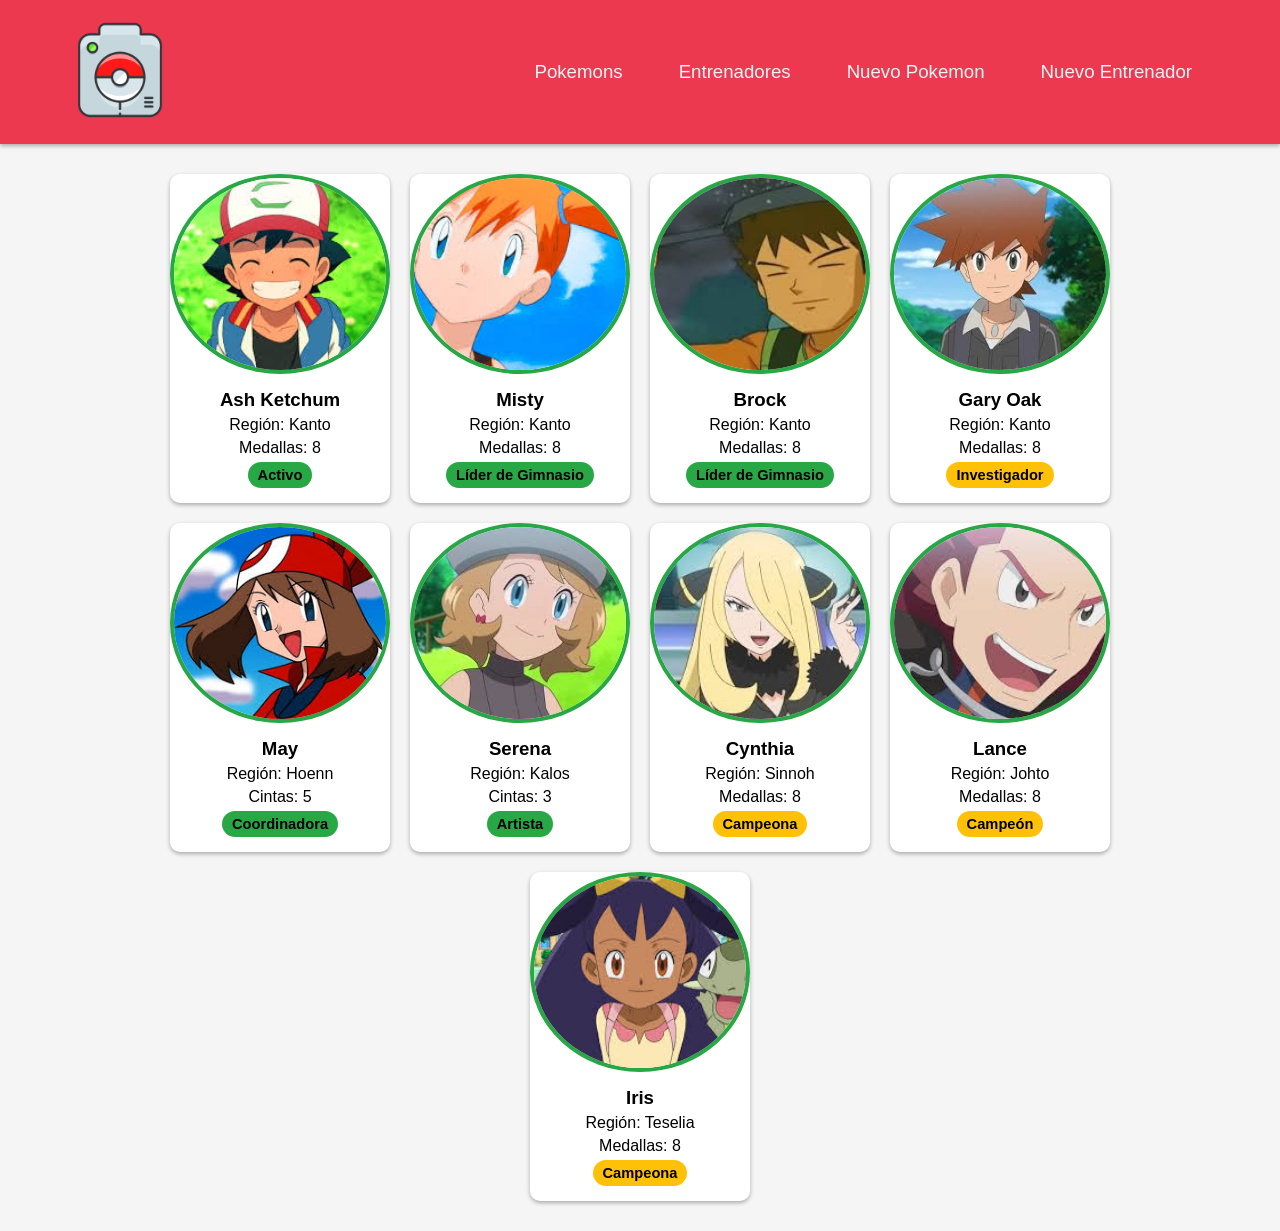
<file: trainers.html>
<!DOCTYPE html>
<html lang="es">
<head>
    <meta charset="UTF-8">
    <meta name="viewport" content="width=device-width, initial-scale=1.0">
    <title>Pokedex</title>
    <link rel="stylesheet" href="assets/css/menu.css">
    <link rel="stylesheet" href="assets/css/trainers.css">
    <link href="https://fonts.cdnfonts.com/css/pokemon-solid" rel="stylesheet">
</head>
<body>
    <nav class="navbar">
        <div class="nav-container">
            <div class="nav-logo"><img src="assets/img/Pokedex_tool_icon-icons.com_67529.png" alt="logo">
            </div>
            <ul class="nav-menu">
                <li class="nav-item"><a href="index.html" class="nav-link">Pokemons</a></li>
                <li class="nav-item"><a href="trainers.html" class="nav-link">Entrenadores</a></li>
                <li class="nav-item"><a href="#nuevo-pokemon" class="nav-link">Nuevo Pokemon</a></li>
                <li class="nav-item"><a href="#nuevo-entrenador" class="nav-link">Nuevo Entrenador</a></li>
            </ul>
        </div>
    </nav>

    <main class="container">
        <section id="entrenadores" class="trainers-grid">
            <div class="trainer-card">
                <img src="[data-uri]" alt="Ash Ketchum" class="trainer-image">
                <div class="trainer-info">
                    <h3 class="trainer-name">Ash Ketchum</h3>
                    <p class="trainer-region">Región: Kanto</p>
                    <p class="trainer-badges">Medallas: 8</p>
                    <span class="trainer-status status-active">Activo</span>
                </div>
            </div>

            <div class="trainer-card">
                <img src="[data-uri]" alt="Misty" class="trainer-image">
                <div class="trainer-info">
                    <h3 class="trainer-name">Misty</h3>
                    <p class="trainer-region">Región: Kanto</p>
                    <p class="trainer-badges">Medallas: 8</p>
                    <span class="trainer-status status-active">Líder de Gimnasio</span>
                </div>
            </div>

            <div class="trainer-card">
                <img src="[data-uri]" alt="Brock" class="trainer-image">
                <div class="trainer-info">
                    <h3 class="trainer-name">Brock</h3>
                    <p class="trainer-region">Región: Kanto</p>
                    <p class="trainer-badges">Medallas: 8</p>
                    <span class="trainer-status status-active">Líder de Gimnasio</span>
                </div>
            </div>

            <div class="trainer-card">
                <img src="[data-uri]" alt="Gary Oak" class="trainer-image">
                <div class="trainer-info">
                    <h3 class="trainer-name">Gary Oak</h3>
                    <p class="trainer-region">Región: Kanto</p>
                    <p class="trainer-badges">Medallas: 8</p>
                    <span class="trainer-status status-champion">Investigador</span>
                </div>
            </div>

            <div class="trainer-card">
                <img src="[data-uri]" alt="May" class="trainer-image">
                <div class="trainer-info">
                    <h3 class="trainer-name">May</h3>
                    <p class="trainer-region">Región: Hoenn</p>
                    <p class="trainer-badges">Cintas: 5</p>
                    <span class="trainer-status status-active">Coordinadora</span>
                </div>
            </div>

            <div class="trainer-card">
                <img src="[data-uri]" alt="Serena" class="trainer-image">
                <div class="trainer-info">
                    <h3 class="trainer-name">Serena</h3>
                    <p class="trainer-region">Región: Kalos</p>
                    <p class="trainer-badges">Cintas: 3</p>
                    <span class="trainer-status status-active">Artista</span>
                </div>
            </div>

            <div class="trainer-card">
                <img src="[data-uri]" alt="Cynthia" class="trainer-image">
                <div class="trainer-info">
                    <h3 class="trainer-name">Cynthia</h3>
                    <p class="trainer-region">Región: Sinnoh</p>
                    <p class="trainer-badges">Medallas: 8</p>
                    <span class="trainer-status status-champion">Campeona</span>
                </div>
            </div>

            <div class="trainer-card">
                <img src="[data-uri]" alt="Lance" class="trainer-image">
                <div class="trainer-info">
                    <h3 class="trainer-name">Lance</h3>
                    <p class="trainer-region">Región: Johto</p>
                    <p class="trainer-badges">Medallas: 8</p>
                    <span class="trainer-status status-champion">Campeón</span>
                </div>
            </div>

            <div class="trainer-card">
                <img src="[data-uri]" alt="Iris" class="trainer-image">
                <div class="trainer-info">
                    <h3 class="trainer-name">Iris</h3>
                    <p class="trainer-region">Región: Teselia</p>
                    <p class="trainer-badges">Medallas: 8</p>
                    <span class="trainer-status status-champion">Campeona</span>
                </div>
            </div>
        </section>
    </main>
</body>
</html>
</file>
<file: assets/css/menu.css>
* {
    margin: 0;
    padding: 0;
    box-sizing: border-box;
    font-family: 'Pokemon Solid', sans-serif;
}

body {
    font-family: 'Lucida Sans', 'Lucida Sans Regular', 'Lucida Grande', 'Lucida Sans Unicode', Geneva, Verdana, sans-serif;
    background-color: #f5f5f5;
}

.navbar {
    position: sticky;
    top: 0;
    z-index: 1000;
    background-color: #ec3950;
    box-shadow: 0 2px 4px rgba(0, 0, 0, 0.3);
}

.nav-container {
    display: flex;
    justify-content: space-between;
    align-items: center;
    flex-wrap: wrap;
    padding: 20px 30px;
    max-width: 1200px;
    margin: auto;
}
.nav-logo img{
    width: 250px;
    height: auto;
}

.nav-menu {
    display: flex;
    flex-wrap: wrap;
    gap: 20px;
    list-style: none;

}

.nav-link {
    color: #f5f5f5;
    text-decoration: double;
    font-size: 14pt;
    font-weight: 500;
    padding: 9px 18px;

}

.nav-link:hover {
    color: rgb(0, 0, 0); 
}

@media screen and (max-widht: 900px) {
    .nav-container {
        flex-direction: column;
        align-items: flex-start;
        padding: 16px;
    }
    .nav-logo img{
        width: 100%;
        height: auto;
    }
    .nav-menu{
        flex-direction: column;
        width: 100%;
    }
    .nav-link{
        width: 100%;
        text-align: left;
    }
}
</file>
<file: assets/css/trainers.css>
.trainers-grid {
    display: flex;
    flex-wrap: wrap;
    gap: 20px;
    max-width: 1200px;
    margin: 30px auto;
    padding: 0 20px;
    justify-content: center;
    font-family: 'Pokemon Solid', sans-serif;
}

body {
    font-family: 'Lucida Sans', 'Lucida Sans Regular', 'Lucida Grande', 'Lucida Sans Unicode', Geneva, Verdana, sans-serif;
    background-color: #f5f5f5;
}
.nav-logo img{
    width: 100px;
    height: auto;
}

.trainer-card {
    background-color: #fff; 
    color: #000;
    width: 220px;
    border-radius: 10px;
    overflow: hidden;
    box-shadow: 0 2px 4px rgba(0,0,0,0.3);
    transition: transform 0.3s, box-shadow 0.3s;
}

.trainer-card:hover {
    transform: translateY(-5px);
    box-shadow: 0 5px 15px rgba(0,0,0,0.3);
}

.trainer-image {
    width: 100%;
    height: 200px;
    display: block;
    border: 4px solid #28a745;
    border-radius: 50%;
    object-fit: cover;
}

.trainer-info {
    padding: 15px;
    text-align: center;
}

.trainer-name {
    font-family: 'Pokemon Solid', sans-serif;
    font-size: 14pt;
    margin-bottom: 5px;
}

.trainer-region,
.trainer-badges {
    font-size: 12pt;
    margin-bottom: 5px;
}

.trainer-status {
    display: inline-block;
    padding: 5px 10px;
    border-radius: 20px;
    font-size: 11pt;
    font-weight: bold;
    background-color: #000;
}

.status-active {
    background-color: #28a745; 
}

.status-champion {
    background-color: #ffc107; 
}

@media screen and (max-width: 900px) {
    .trainers-grid {
        flex-direction: column;
        align-items: center;
        padding: 0 10px;
    }

    .trainer-card {
        width: 100%;
        max-width: 100px;
        
    }
}
</file>
